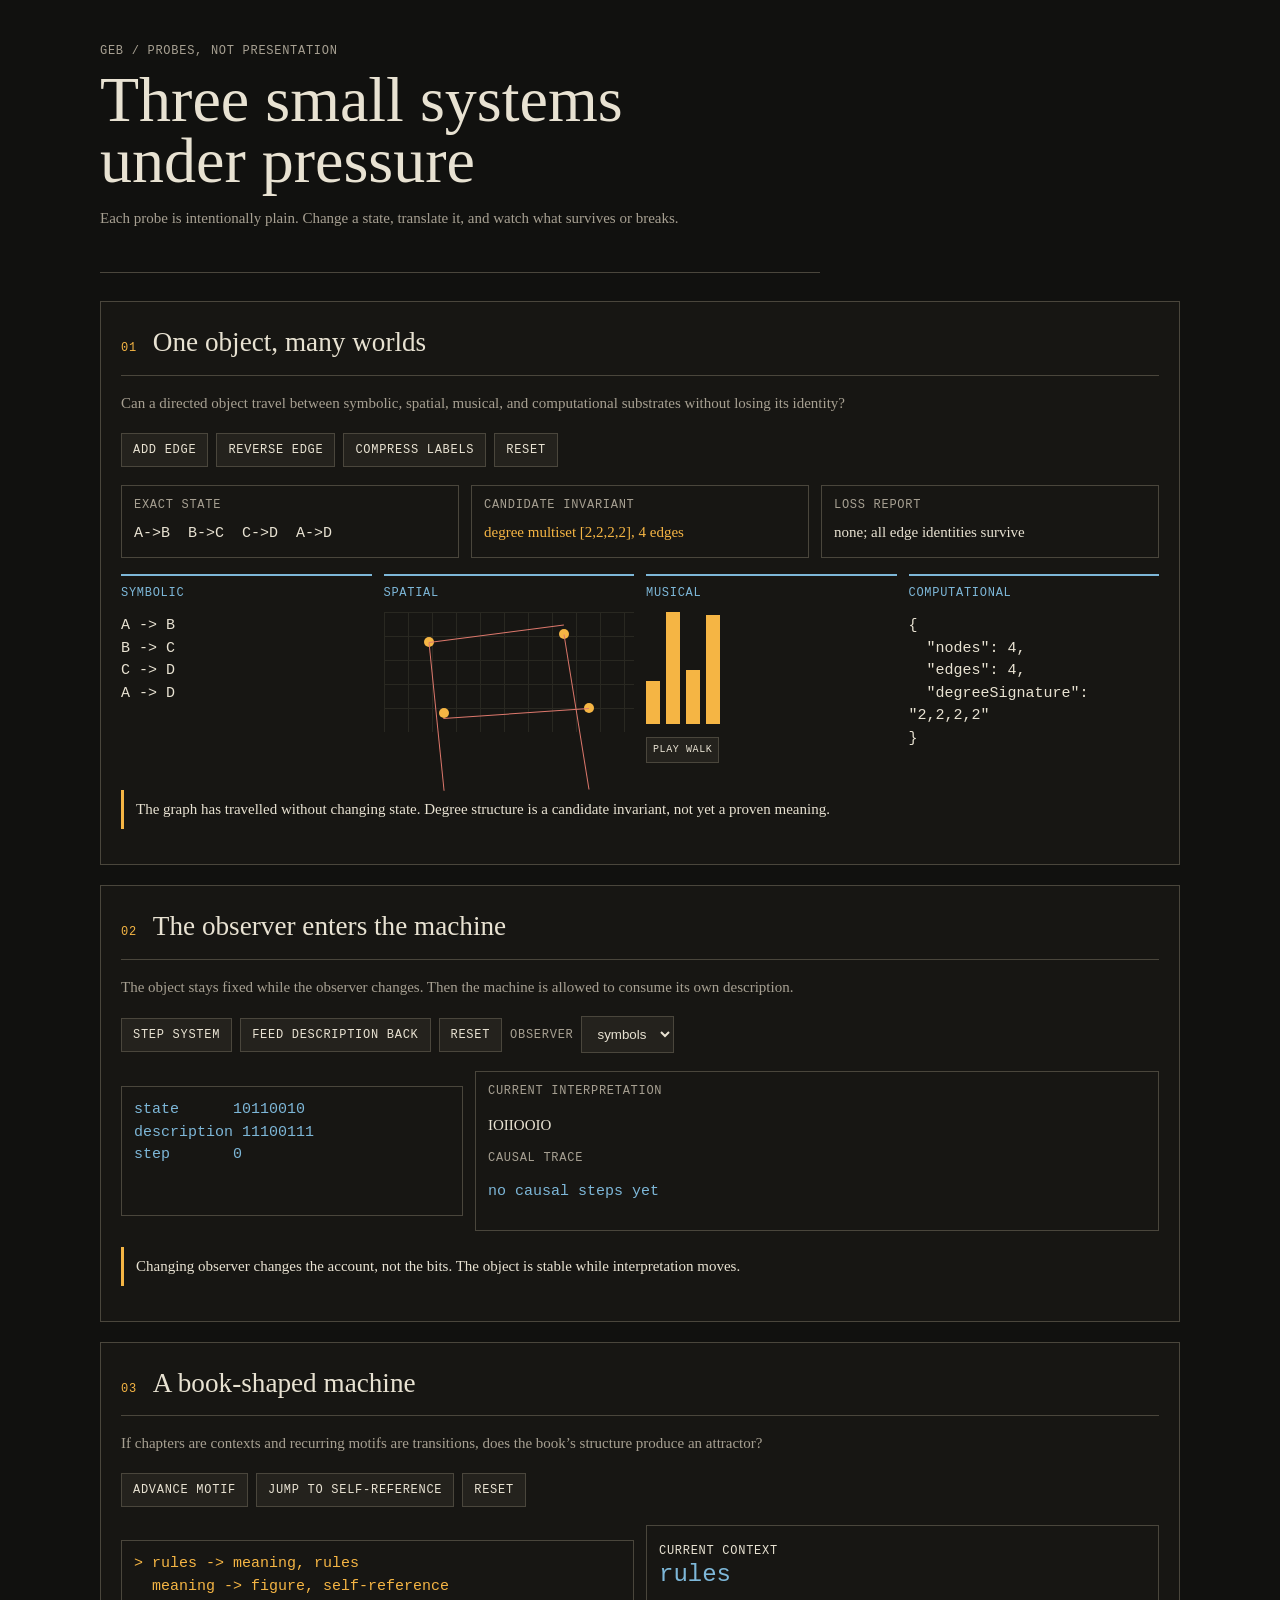
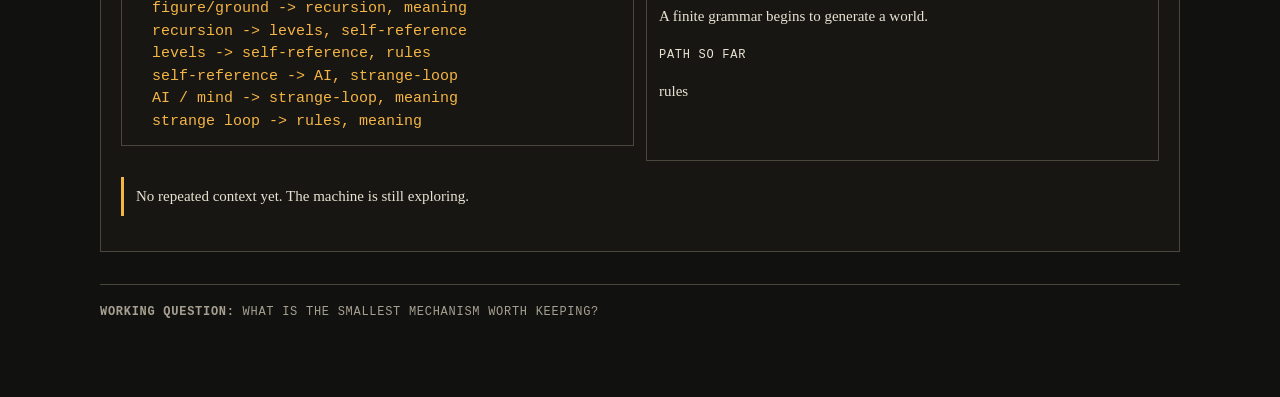
<file: experiments.html>
<!doctype html>
<html lang="en">
<head>
  <meta charset="utf-8">
  <meta name="viewport" content="width=device-width, initial-scale=1">
  <title>Three computational probes</title>
  <link rel="stylesheet" href="experiments.css">
</head>
<body>
  <main>
    <header>
      <p class="eyebrow">GEB / probes, not presentation</p>
      <h1>Three small systems under pressure</h1>
      <p>Each probe is intentionally plain. Change a state, translate it, and watch what survives or breaks.</p>
    </header>

    <section class="probe" id="probe-transfer">
      <div class="probe-heading"><span>01</span><h2>One object, many worlds</h2></div>
      <p class="question">Can a directed object travel between symbolic, spatial, musical, and computational substrates without losing its identity?</p>
      <div class="controls">
        <button id="transferAdd">add edge</button>
        <button id="transferReverse">reverse edge</button>
        <button id="transferCompress">compress labels</button>
        <button id="transferReset">reset</button>
      </div>
      <div class="readouts">
        <div><b>exact state</b><code id="transferState"></code></div>
        <div><b>candidate invariant</b><strong id="transferInvariant"></strong></div>
        <div><b>loss report</b><span id="transferLoss"></span></div>
      </div>
      <div class="worlds">
        <article><h3>symbolic</h3><pre id="transferSymbolic"></pre></article>
        <article><h3>spatial</h3><div id="transferSpatial" class="spatial"></div></article>
        <article><h3>musical</h3><div id="transferMusical" class="musical"></div><button id="transferPlay">play walk</button></article>
        <article><h3>computational</h3><pre id="transferComputed"></pre></article>
      </div>
      <p class="result" id="transferResult"></p>
    </section>

    <section class="probe" id="probe-observer">
      <div class="probe-heading"><span>02</span><h2>The observer enters the machine</h2></div>
      <p class="question">The object stays fixed while the observer changes. Then the machine is allowed to consume its own description.</p>
      <div class="controls">
        <button id="observerStep">step system</button>
        <button id="observerSelf">feed description back</button>
        <button id="observerReset">reset</button>
        <label>observer <select id="observerMode"><option value="symbols">symbols</option><option value="number">number</option><option value="sound">sound</option><option value="rule">rule</option></select></label>
      </div>
      <div class="observer-grid">
        <pre id="observerState"></pre>
        <div><b>current interpretation</b><p id="observerReading"></p><b>causal trace</b><pre id="observerTrace"></pre></div>
      </div>
      <p class="result" id="observerResult"></p>
    </section>

    <section class="probe" id="probe-book">
      <div class="probe-heading"><span>03</span><h2>A book-shaped machine</h2></div>
      <p class="question">If chapters are contexts and recurring motifs are transitions, does the book’s structure produce an attractor?</p>
      <div class="controls">
        <button id="bookAdvance">advance motif</button>
        <button id="bookJump">jump to self-reference</button>
        <button id="bookReset">reset</button>
      </div>
      <div class="book-grid">
        <pre id="bookGraph"></pre>
        <div><b>current context</b><h3 id="bookContext"></h3><p id="bookDescription"></p><b>path so far</b><p id="bookPath"></p></div>
      </div>
      <p class="result" id="bookResult"></p>
    </section>

    <footer><strong>Working question:</strong> what is the smallest mechanism worth keeping?</footer>
  </main>
  <script src="experiments.js"></script>
</body>
</html>
</file>
<file: experiments.css>
* { box-sizing: border-box; }
:root { color-scheme: dark; --bg: #11110f; --paper: #e8e2d2; --muted: #a7a092; --line: #4a463c; --hot: #f5b544; --blue: #7db7d8; --red: #dd786c; }
body { margin: 0; background: var(--bg); color: var(--paper); font: 15px/1.5 Georgia, serif; }
main { max-width: 1120px; margin: 0 auto; padding: 32px 20px 80px; }
header { max-width: 720px; border-bottom: 1px solid var(--line); padding-bottom: 28px; margin-bottom: 28px; }
.eyebrow, .probe-heading span, h3, b, button, label, footer { font: 12px/1.2 ui-monospace, SFMono-Regular, monospace; letter-spacing: .06em; text-transform: uppercase; }
h1 { font-size: clamp(2rem, 5vw, 4rem); line-height: .95; font-weight: 400; margin: 12px 0; max-width: 640px; }
header p { color: var(--muted); max-width: 580px; }
.probe { border: 1px solid var(--line); padding: 20px; margin: 20px 0; background: #171613; }
.probe-heading { display: flex; align-items: baseline; gap: 16px; border-bottom: 1px solid var(--line); padding-bottom: 12px; }
.probe-heading span { color: var(--hot); }
h2 { font-size: 1.7rem; font-weight: 400; margin: 0; }
.question { color: var(--muted); margin: 16px 0; }
.controls { display: flex; flex-wrap: wrap; gap: 8px; align-items: center; margin: 18px 0; }
button, select { color: var(--paper); background: #24221d; border: 1px solid var(--line); padding: 9px 11px; cursor: pointer; }
button:hover, select:hover { border-color: var(--hot); color: var(--hot); }
label { display: flex; gap: 8px; align-items: center; color: var(--muted); }
.readouts, .observer-grid, .book-grid { display: grid; grid-template-columns: repeat(3, 1fr); gap: 12px; margin: 16px 0; }
.readouts > div, .observer-grid > *, .book-grid > * { border: 1px solid var(--line); padding: 12px; min-width: 0; }
.readouts b, .observer-grid b { display: block; color: var(--muted); margin-bottom: 8px; }
code, pre { font-family: ui-monospace, SFMono-Regular, monospace; white-space: pre-wrap; overflow-wrap: anywhere; }
.readouts strong { color: var(--hot); font-weight: 400; }
.worlds { display: grid; grid-template-columns: repeat(4, 1fr); gap: 12px; }
.worlds article { min-height: 180px; border-top: 2px solid var(--blue); padding: 10px 0; }
h3 { color: var(--blue); margin: 0 0 12px; font-weight: 400; }
.spatial { position: relative; height: 120px; background-image: linear-gradient(#292821 1px, transparent 1px), linear-gradient(90deg, #292821 1px, transparent 1px); background-size: 24px 24px; }
.spatial i { position: absolute; width: 10px; height: 10px; background: var(--hot); border-radius: 50%; transform: translate(-50%, -50%); }
.spatial em { position: absolute; height: 1px; background: var(--red); transform-origin: left center; }
.musical { min-height: 120px; display: flex; align-items: end; gap: 6px; padding-bottom: 12px; }
.musical i { width: 14px; background: var(--hot); display: block; }
.musical + button { font-size: 10px; padding: 6px; }
.result { border-left: 3px solid var(--hot); padding: 8px 12px; color: var(--paper); min-height: 24px; }
.observer-grid { grid-template-columns: 1fr 2fr; }
.observer-grid pre { color: var(--blue); }
.book-grid { grid-template-columns: 1fr 1fr; }
.book-grid pre { min-height: 200px; color: var(--hot); }
.book-grid h3 { font-size: 1.5rem; text-transform: none; letter-spacing: 0; }
footer { color: var(--muted); border-top: 1px solid var(--line); padding-top: 20px; margin-top: 32px; }
@media (max-width: 760px) { .worlds, .readouts, .observer-grid, .book-grid { grid-template-columns: 1fr 1fr; } .worlds article:first-child { grid-column: span 2; } }
@media (max-width: 500px) { main { padding: 20px 12px 50px; } .probe { padding: 14px; } .worlds, .readouts, .observer-grid, .book-grid { grid-template-columns: 1fr; } .worlds article:first-child { grid-column: auto; } }
</file>
